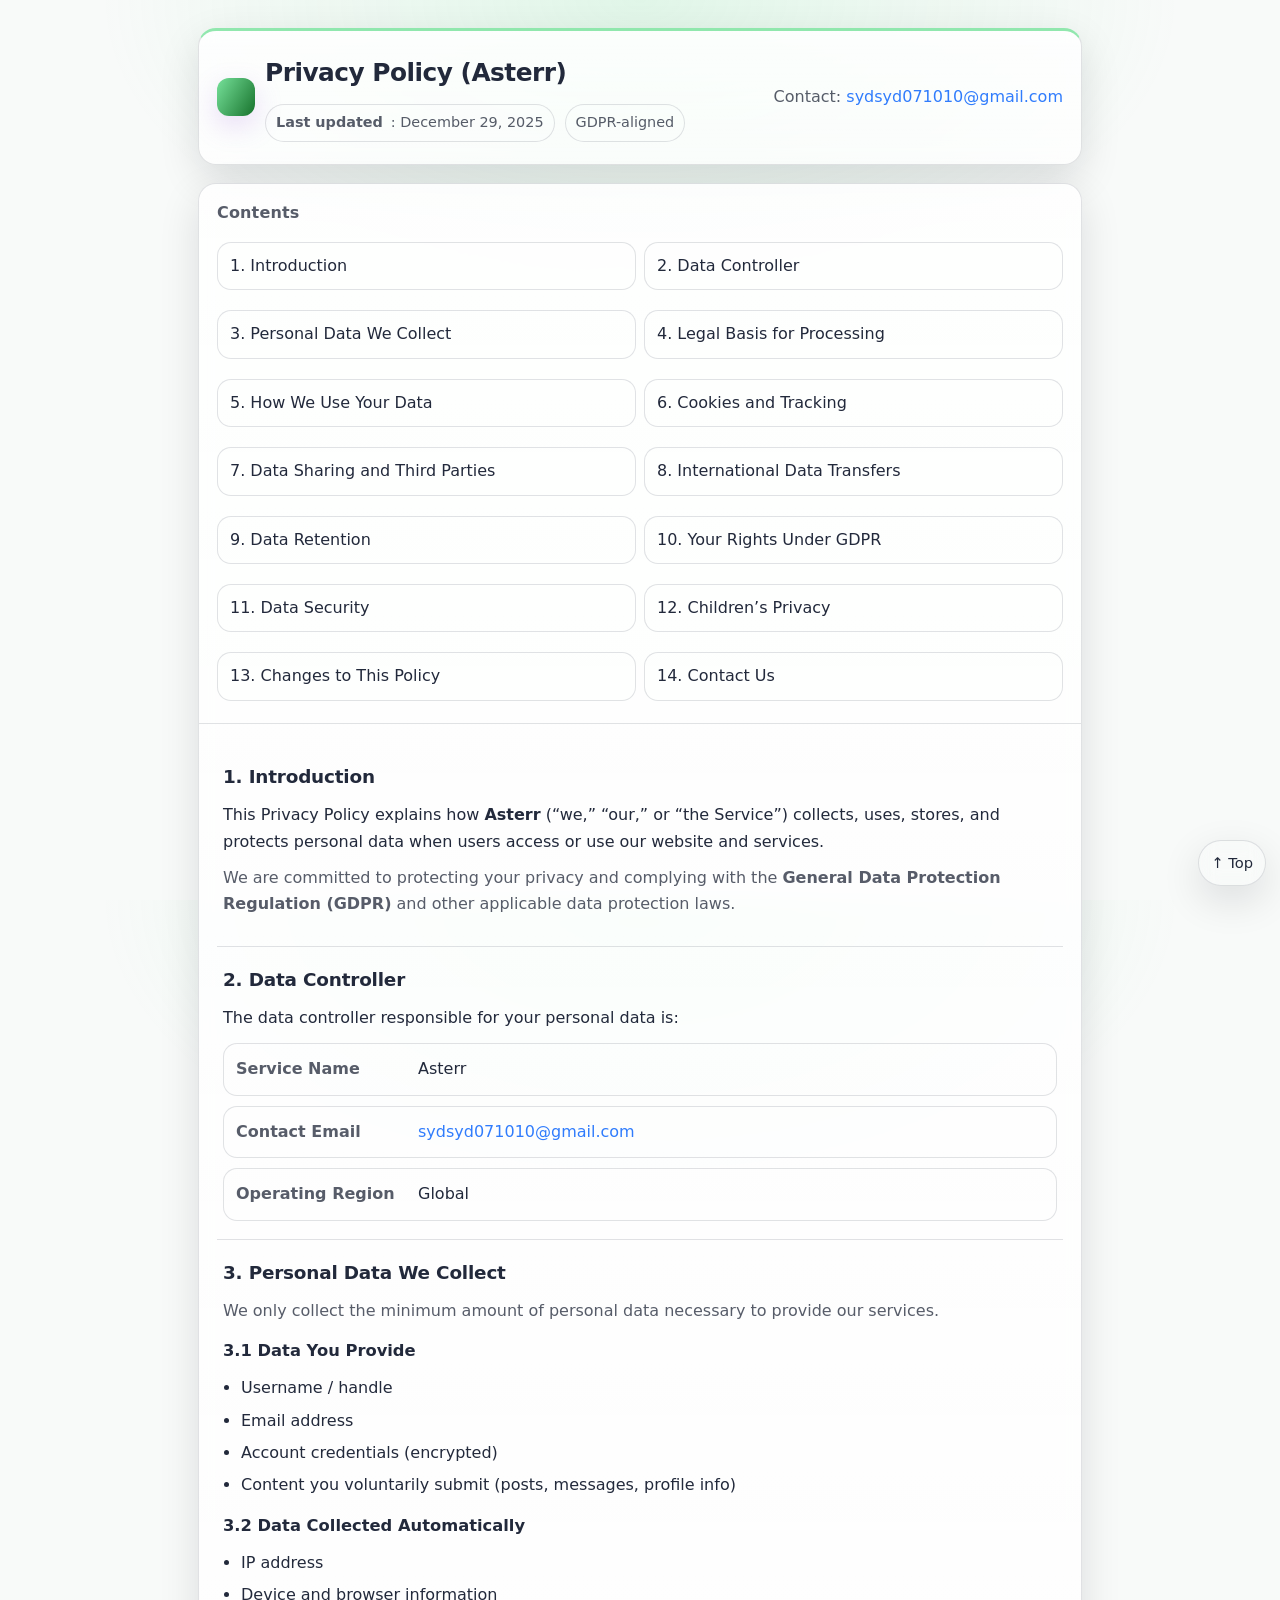
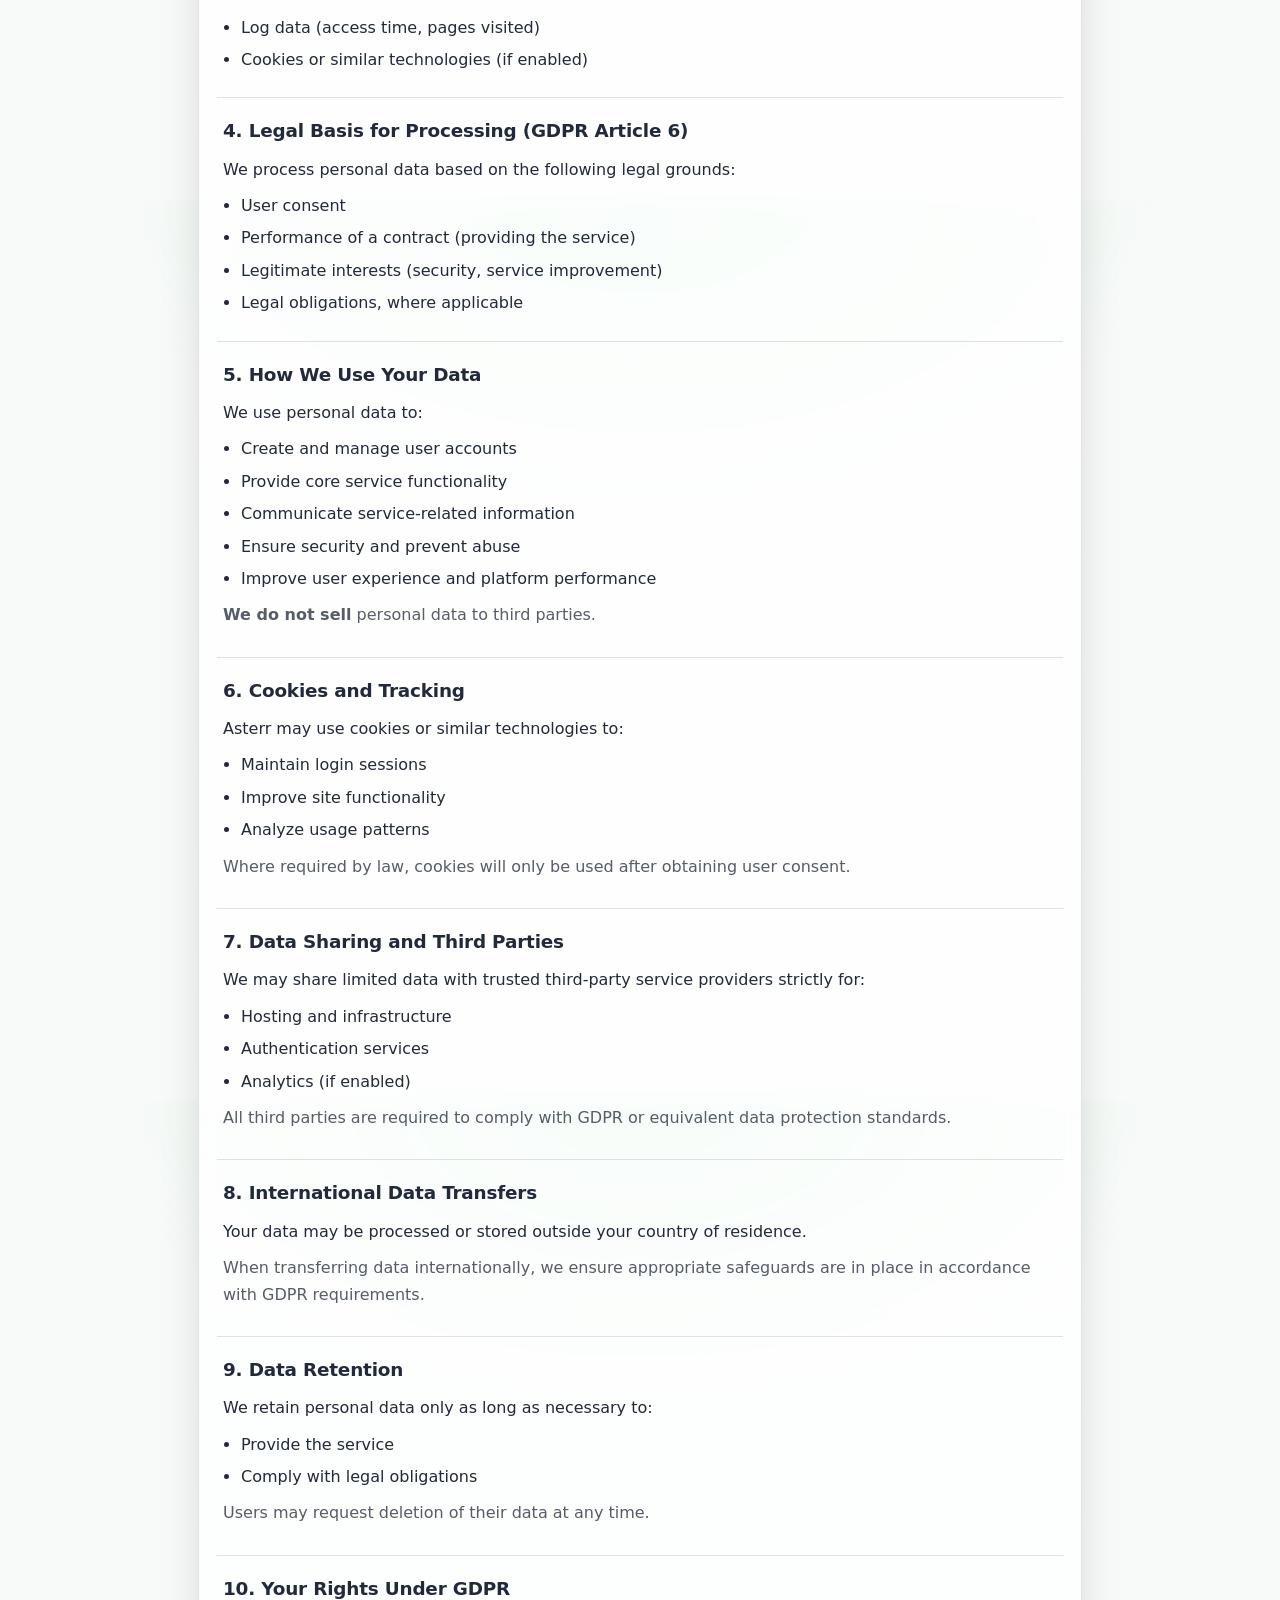
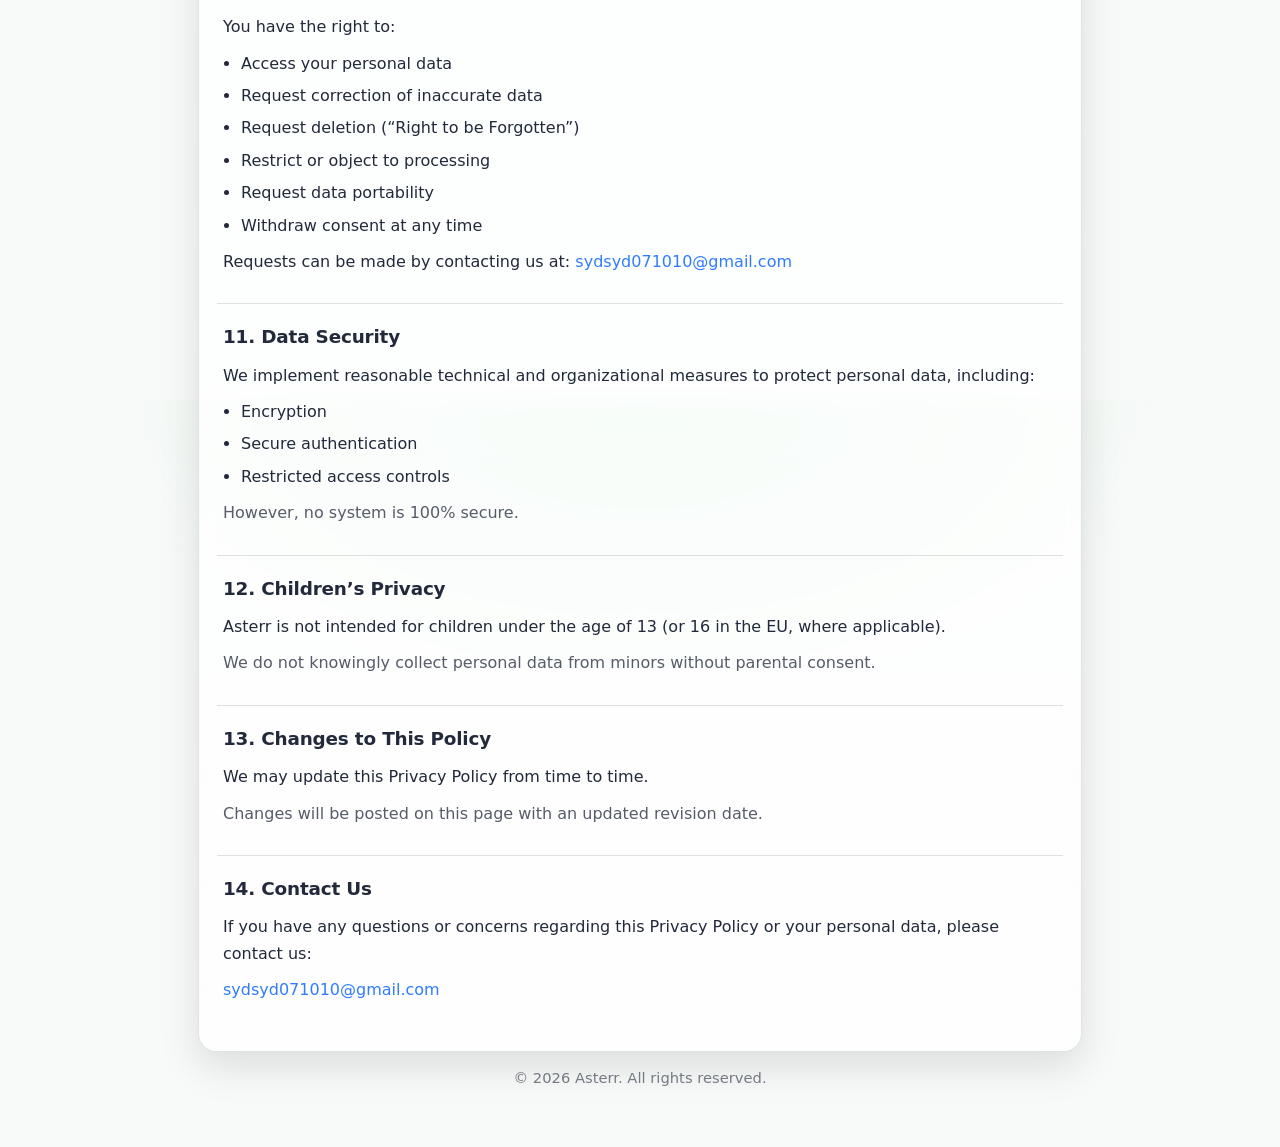
<file: public/privacy.html>
<!DOCTYPE html>
<html lang="en">
<head>
  <meta charset="UTF-8" />
  <meta name="viewport" content="width=device-width, initial-scale=1.0" />
  <title>Privacy Policy • Asterr</title>
  <meta name="description" content="Asterr Privacy Policy (GDPR-compliant) — how we collect, use, and protect personal data." />

  <style>
    :root {
      --bg: #f8faf9;
      --card: rgba(255, 255, 255, 0.06);
      --card-2: rgba(255, 255, 255, 0.04);
      --border: rgba(255, 255, 255, 0.12);
      --text: rgba(255, 255, 255, 0.92);
      --muted: rgba(255, 255, 255, 0.70);
      --muted-2: rgba(255, 255, 255, 0.55);
      --link: rgba(160, 197, 255, 0.95);
      --shadow: 0 14px 40px rgba(0,0,0,0.35);
      --radius: 18px;
      --max: 920px;
      --mono: ui-monospace, SFMono-Regular, Menlo, Monaco, Consolas, "Liberation Mono", "Courier New", monospace;
      --sans: system-ui, -apple-system, Segoe UI, Roboto, "Noto Sans KR", Helvetica, Arial, sans-serif;
      --grad: linear-gradient(120deg, #76e19a, #17722c);
      --accent-green: #76e19a;       /* Asterr green */
    }

    /* Light mode */
    @media (prefers-color-scheme: light) {
      :root {
        --bg: #f7f8fb;
        --card: rgba(255, 255, 255, 0.85);
        --card-2: rgba(255, 255, 255, 0.70);
        --border: rgba(15, 23, 42, 0.12);
        --text: rgba(15, 23, 42, 0.92);
        --muted: rgba(15, 23, 42, 0.70);
        --muted-2: rgba(15, 23, 42, 0.55);
        --link: rgba(37, 117, 252, 0.95);
        --shadow: 0 14px 40px rgba(2,6,23,0.12);
      }
    }

    * { box-sizing: border-box; }
    html, body { height: 100%; }
    body {
    margin: 0;
    font-family: var(--sans);
    color: var(--text);
    background:
    radial-gradient(
      900px 500px at 50% 0%,
      rgba(118, 225, 154, 0.18),
      transparent 60%
    ),
    #f8faf9;
   line-height: 1.65;
}



    a { color: var(--link); text-decoration: none; }
    a:hover { text-decoration: underline; }

    .wrap {
      max-width: var(--max);
      margin: 0 auto;
      padding: 28px 18px 56px;
    }

    header {
      padding: 22px 18px;
      border: 1px solid var(--border);
      background: linear-gradient(180deg, var(--card), var(--card-2));
      border-radius: var(--radius);
      border-top: 3px solid rgba(118, 225, 154, 0.8);
      box-shadow: var(--shadow);
      backdrop-filter: blur(10px);
    }

    .brand {
      display: flex;
      gap: 12px;
      align-items: center;
      flex-wrap: wrap;
      justify-content: space-between;
    }

    .logo {
      display: inline-flex;
      align-items: center;
      gap: 10px;
      min-width: 240px;
    }

    .mark {
      width: 38px;
      height: 38px;
      border-radius: 12px;
      background: var(--grad);
      box-shadow: 0 10px 28px rgba(157,97,221,0.22);
    }

    h1 {
      margin: 0;
      font-size: 1.55rem;
      letter-spacing: -0.02em;
    }

    .meta {
      margin-top: 10px;
      color: var(--muted);
      font-size: 0.95rem;
      display: flex;
      flex-wrap: wrap;
      gap: 10px;
      align-items: center;
    }

    .pill {
      display: inline-flex;
      gap: 8px;
      align-items: center;
      padding: 6px 10px;
      border-radius: 999px;
      border: 1px solid var(--border);
      background: rgba(255,255,255,0.04);
      color: var(--muted);
      font-size: 0.9rem;
    }

    main {
      margin-top: 18px;
      border: 1px solid var(--border);
      background: linear-gradient(180deg, var(--card), var(--card-2));
      border-radius: var(--radius);
      box-shadow: var(--shadow);
      backdrop-filter: blur(10px);
      overflow: hidden;
    }

    .content {
      padding: 20px 18px;
    }

    .toc {
      border-bottom: 1px solid var(--border);
      padding: 16px 18px;
      background: rgba(255,255,255,0.03);
    }

    .toc h2 {
      margin: 0 0 10px;
      font-size: 1rem;
      color: var(--muted);
      font-weight: 650;
      letter-spacing: 0.01em;
    }

    .toc ul {
      list-style: none;
      padding: 0;
      margin: 0;
      display: grid;
      gap: 8px;
      grid-template-columns: repeat(2, minmax(0, 1fr));
    }

    @media (max-width: 680px) {
      .toc ul { grid-template-columns: 1fr; }
    }

    .toc a {
      display: block;
      padding: 10px 12px;
      border: 1px solid var(--border);
      border-radius: 14px;
      background: rgba(255,255,255,0.03);
      color: var(--text);
    }
    .toc a:hover { background: rgba(255,255,255,0.06); text-decoration: none; }

    section {
      padding: 18px 6px;
      border-bottom: 1px solid var(--border);
    }
    section:last-child { border-bottom: none; }

    h2 {
      margin: 0 0 10px;
      font-size: 1.15rem;
      letter-spacing: -0.01em;
    }

    p { margin: 10px 0; color: var(--text); }
    .muted { color: var(--muted); }

    ul {
      margin: 10px 0 0;
      padding-left: 18px;
      color: var(--text);
    }
    li { margin: 6px 0; }

    .kv {
      display: grid;
      gap: 10px;
      margin-top: 12px;
    }

    .kv-row {
      display: grid;
      grid-template-columns: 170px 1fr;
      gap: 12px;
      padding: 12px;
      border: 1px solid var(--border);
      border-radius: 14px;
      background: rgba(255,255,255,0.03);
    }

    @media (max-width: 560px) {
      .kv-row { grid-template-columns: 1fr; }
    }

    .k { color: var(--muted); font-weight: 650; }
    .v { color: var(--text); word-break: break-word; }

    code, .code {
      font-family: var(--mono);
      font-size: 0.95em;
      padding: 2px 6px;
      border: 1px solid var(--border);
      border-radius: 10px;
      background: rgba(0,0,0,0.12);
    }

    footer {
      margin-top: 14px;
      color: var(--muted-2);
      font-size: 0.92rem;
      text-align: center;
    }

    .btn-top {
      position: fixed;
      right: 14px;
      bottom: 14px;
      border: 1px solid var(--border);
      background: rgba(255,255,255,0.08);
      color: var(--text);
      padding: 10px 12px;
      border-radius: 999px;
      text-decoration: none;
      backdrop-filter: blur(10px);
      box-shadow: var(--shadow);
      font-size: 0.92rem;
    }
    .btn-top:hover { background: rgba(255,255,255,0.12); }
  </style>
</head>

<body>
  <a id="top"></a>
  <div class="wrap">

    <header>
      <div class="brand">
        <div class="logo">
          <div class="mark" aria-hidden="true"></div>
          <div>
            <h1>Privacy Policy (Asterr)</h1>
            <div class="meta">
              <span class="pill"><strong>Last updated</strong>: December 29, 2025</span>
              <span class="pill">GDPR-aligned</span>
            </div>
          </div>
        </div>

        <div class="muted">
          Contact: <a href="mailto:sydsyd071010@gmail.com">sydsyd071010@gmail.com</a>
        </div>
      </div>
    </header>

    <main>
      <nav class="toc" aria-label="Table of contents">
        <h2>Contents</h2>
        <ul>
          <li><a href="#s1">1. Introduction</a></li>
          <li><a href="#s2">2. Data Controller</a></li>
          <li><a href="#s3">3. Personal Data We Collect</a></li>
          <li><a href="#s4">4. Legal Basis for Processing</a></li>
          <li><a href="#s5">5. How We Use Your Data</a></li>
          <li><a href="#s6">6. Cookies and Tracking</a></li>
          <li><a href="#s7">7. Data Sharing and Third Parties</a></li>
          <li><a href="#s8">8. International Data Transfers</a></li>
          <li><a href="#s9">9. Data Retention</a></li>
          <li><a href="#s10">10. Your Rights Under GDPR</a></li>
          <li><a href="#s11">11. Data Security</a></li>
          <li><a href="#s12">12. Children’s Privacy</a></li>
          <li><a href="#s13">13. Changes to This Policy</a></li>
          <li><a href="#s14">14. Contact Us</a></li>
        </ul>
      </nav>

      <div class="content">
        <section id="s1">
          <h2>1. Introduction</h2>
          <p>
            This Privacy Policy explains how <strong>Asterr</strong> (“we,” “our,” or “the Service”) collects, uses,
            stores, and protects personal data when users access or use our website and services.
          </p>
          <p class="muted">
            We are committed to protecting your privacy and complying with the
            <strong>General Data Protection Regulation (GDPR)</strong> and other applicable data protection laws.
          </p>
        </section>

        <section id="s2">
          <h2>2. Data Controller</h2>
          <p>The data controller responsible for your personal data is:</p>

          <div class="kv" role="list">
            <div class="kv-row" role="listitem">
              <div class="k">Service Name</div>
              <div class="v">Asterr</div>
            </div>
            <div class="kv-row" role="listitem">
              <div class="k">Contact Email</div>
              <div class="v"><a href="mailto:sydsyd071010@gmail.com">sydsyd071010@gmail.com</a></div>
            </div>
            <div class="kv-row" role="listitem">
              <div class="k">Operating Region</div>
              <div class="v">Global</div>
            </div>
          </div>
        </section>

        <section id="s3">
          <h2>3. Personal Data We Collect</h2>
          <p class="muted">
            We only collect the minimum amount of personal data necessary to provide our services.
          </p>

          <h3 style="margin:14px 0 6px; font-size:1.02rem;">3.1 Data You Provide</h3>
          <ul>
            <li>Username / handle</li>
            <li>Email address</li>
            <li>Account credentials (encrypted)</li>
            <li>Content you voluntarily submit (posts, messages, profile info)</li>
          </ul>

          <h3 style="margin:14px 0 6px; font-size:1.02rem;">3.2 Data Collected Automatically</h3>
          <ul>
            <li>IP address</li>
            <li>Device and browser information</li>
            <li>Log data (access time, pages visited)</li>
            <li>Cookies or similar technologies (if enabled)</li>
          </ul>
        </section>

        <section id="s4">
          <h2>4. Legal Basis for Processing (GDPR Article 6)</h2>
          <p>We process personal data based on the following legal grounds:</p>
          <ul>
            <li>User consent</li>
            <li>Performance of a contract (providing the service)</li>
            <li>Legitimate interests (security, service improvement)</li>
            <li>Legal obligations, where applicable</li>
          </ul>
        </section>

        <section id="s5">
          <h2>5. How We Use Your Data</h2>
          <p>We use personal data to:</p>
          <ul>
            <li>Create and manage user accounts</li>
            <li>Provide core service functionality</li>
            <li>Communicate service-related information</li>
            <li>Ensure security and prevent abuse</li>
            <li>Improve user experience and platform performance</li>
          </ul>
          <p class="muted"><strong>We do not sell</strong> personal data to third parties.</p>
        </section>

        <section id="s6">
          <h2>6. Cookies and Tracking</h2>
          <p>Asterr may use cookies or similar technologies to:</p>
          <ul>
            <li>Maintain login sessions</li>
            <li>Improve site functionality</li>
            <li>Analyze usage patterns</li>
          </ul>
          <p class="muted">
            Where required by law, cookies will only be used after obtaining user consent.
          </p>
        </section>

        <section id="s7">
          <h2>7. Data Sharing and Third Parties</h2>
          <p>We may share limited data with trusted third-party service providers strictly for:</p>
          <ul>
            <li>Hosting and infrastructure</li>
            <li>Authentication services</li>
            <li>Analytics (if enabled)</li>
          </ul>
          <p class="muted">
            All third parties are required to comply with GDPR or equivalent data protection standards.
          </p>
        </section>

        <section id="s8">
          <h2>8. International Data Transfers</h2>
          <p>Your data may be processed or stored outside your country of residence.</p>
          <p class="muted">
            When transferring data internationally, we ensure appropriate safeguards are in place in accordance
            with GDPR requirements.
          </p>
        </section>

        <section id="s9">
          <h2>9. Data Retention</h2>
          <p>We retain personal data only as long as necessary to:</p>
          <ul>
            <li>Provide the service</li>
            <li>Comply with legal obligations</li>
          </ul>
          <p class="muted">Users may request deletion of their data at any time.</p>
        </section>

        <section id="s10">
          <h2>10. Your Rights Under GDPR</h2>
          <p>You have the right to:</p>
          <ul>
            <li>Access your personal data</li>
            <li>Request correction of inaccurate data</li>
            <li>Request deletion (“Right to be Forgotten”)</li>
            <li>Restrict or object to processing</li>
            <li>Request data portability</li>
            <li>Withdraw consent at any time</li>
          </ul>
          <p>
            Requests can be made by contacting us at:
            <a href="mailto:sydsyd071010@gmail.com">sydsyd071010@gmail.com</a>
          </p>
        </section>

        <section id="s11">
          <h2>11. Data Security</h2>
          <p>We implement reasonable technical and organizational measures to protect personal data, including:</p>
          <ul>
            <li>Encryption</li>
            <li>Secure authentication</li>
            <li>Restricted access controls</li>
          </ul>
          <p class="muted">However, no system is 100% secure.</p>
        </section>

        <section id="s12">
          <h2>12. Children’s Privacy</h2>
          <p>
            Asterr is not intended for children under the age of 13 (or 16 in the EU, where applicable).
          </p>
          <p class="muted">
            We do not knowingly collect personal data from minors without parental consent.
          </p>
        </section>

        <section id="s13">
          <h2>13. Changes to This Policy</h2>
          <p>We may update this Privacy Policy from time to time.</p>
          <p class="muted">
            Changes will be posted on this page with an updated revision date.
          </p>
        </section>

        <section id="s14">
          <h2>14. Contact Us</h2>
          <p>
            If you have any questions or concerns regarding this Privacy Policy or your personal data, please contact us:
          </p>
          <p><a href="mailto:sydsyd071010@gmail.com">sydsyd071010@gmail.com</a></p>
        </section>
      </div>
    </main>

    <footer>
      © <span id="year"></span> Asterr. All rights reserved.
    </footer>
  </div>

  <a class="btn-top" href="#top" aria-label="Back to top">↑ Top</a>

  <script>
    // Auto-fill footer year
    document.getElementById("year").textContent = new Date().getFullYear();
  </script>
</body>
</html>
</file>
